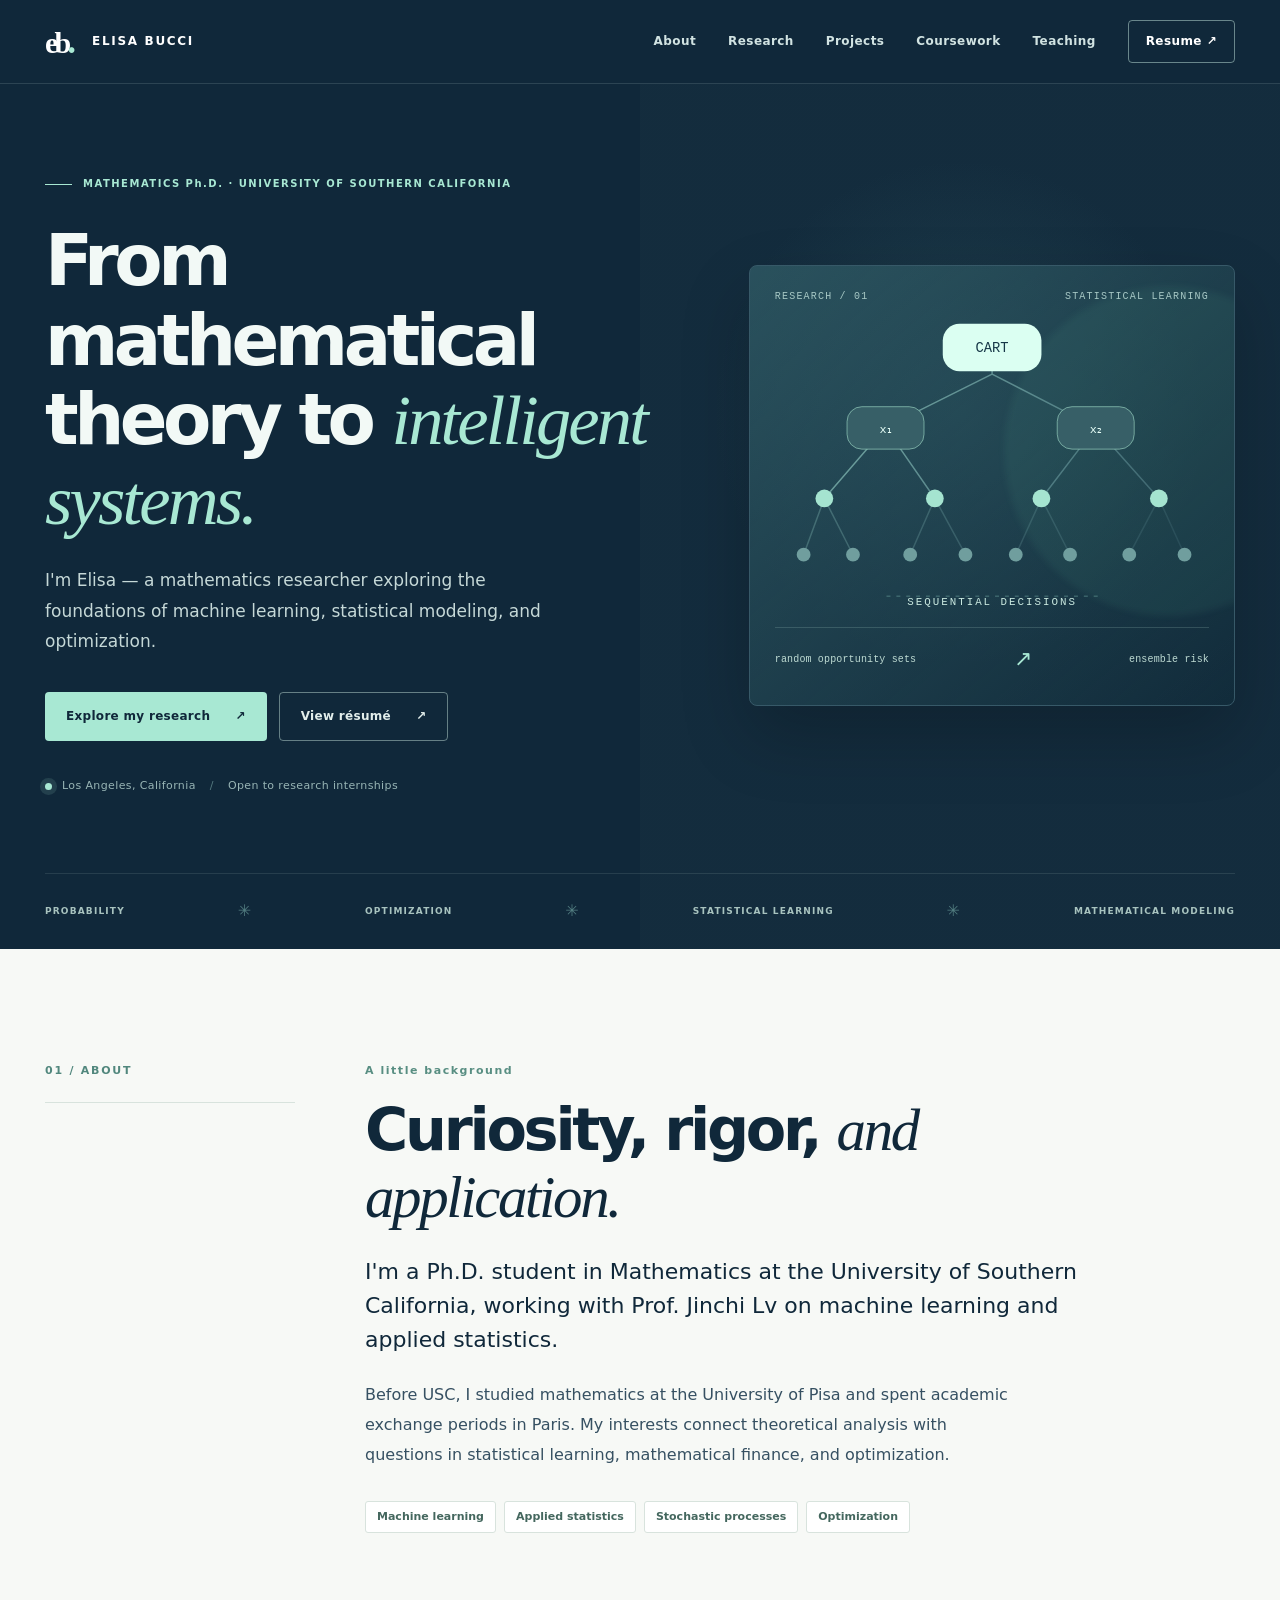
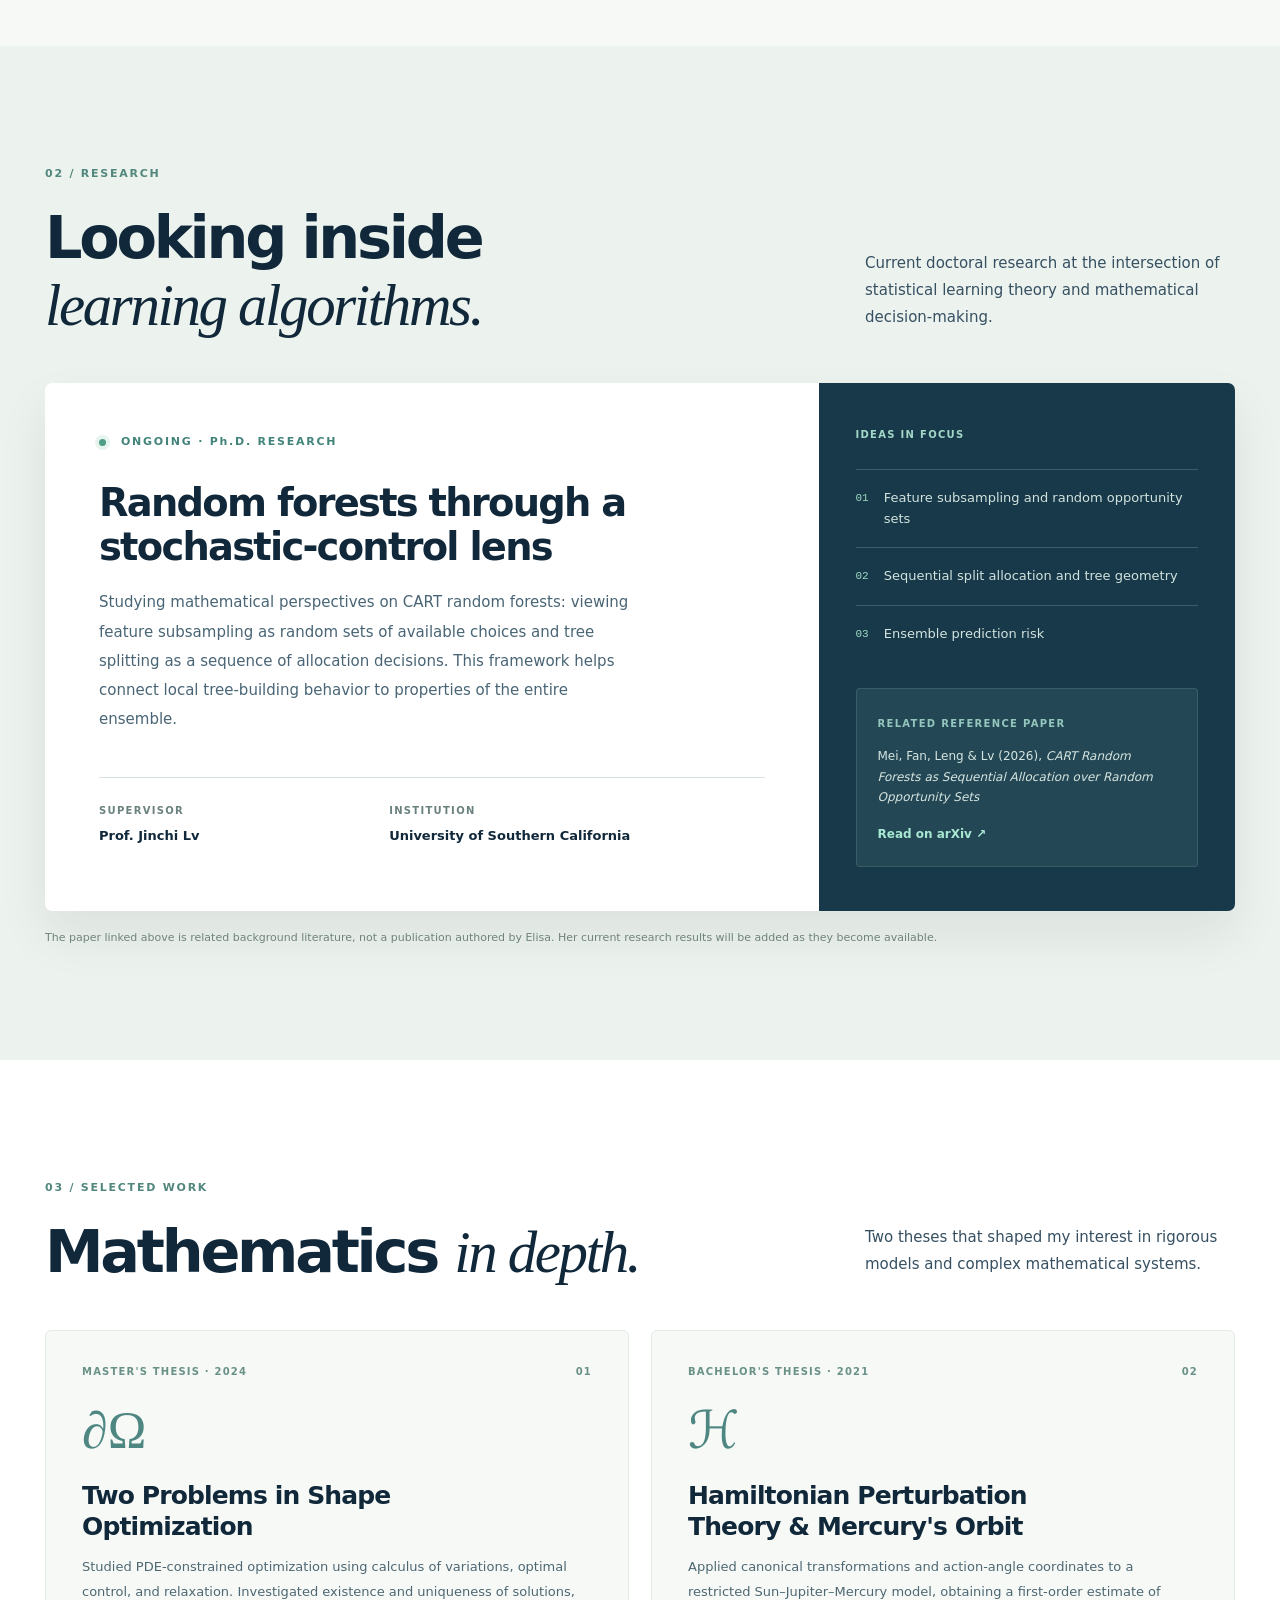
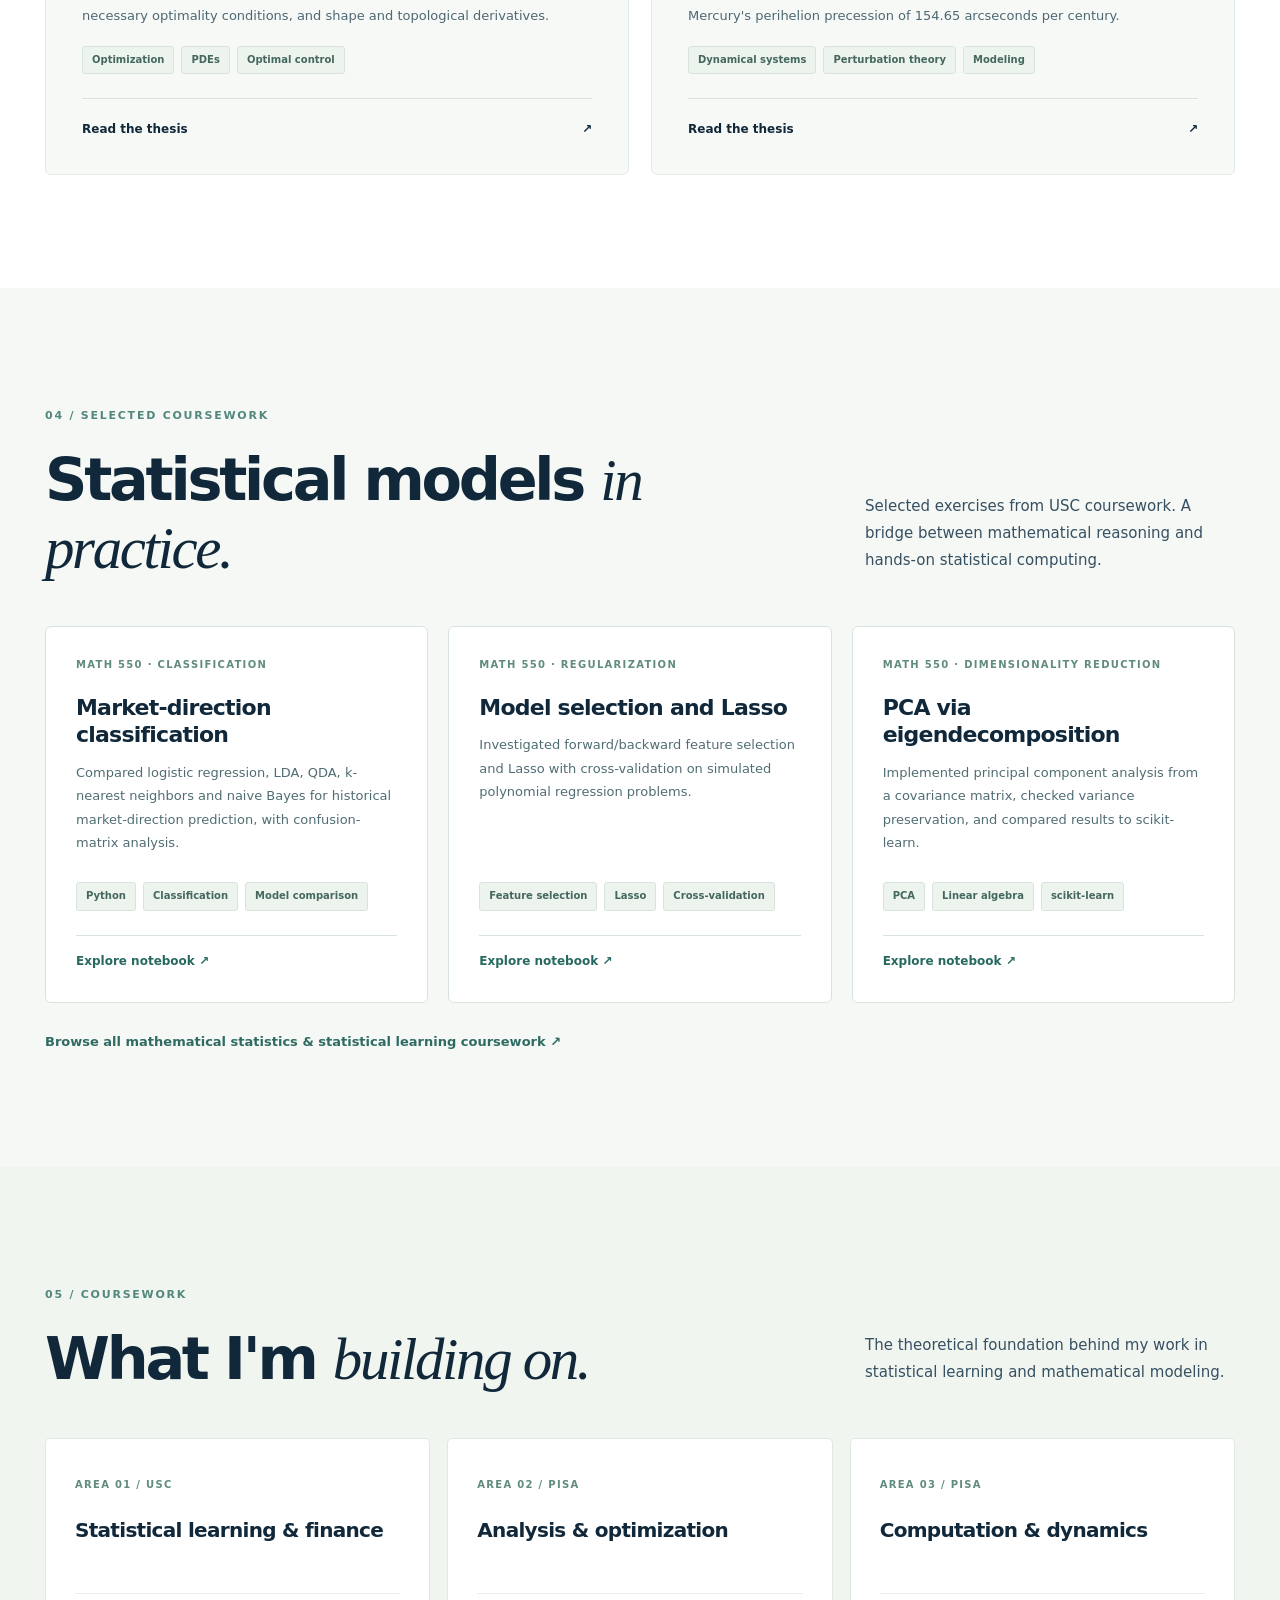
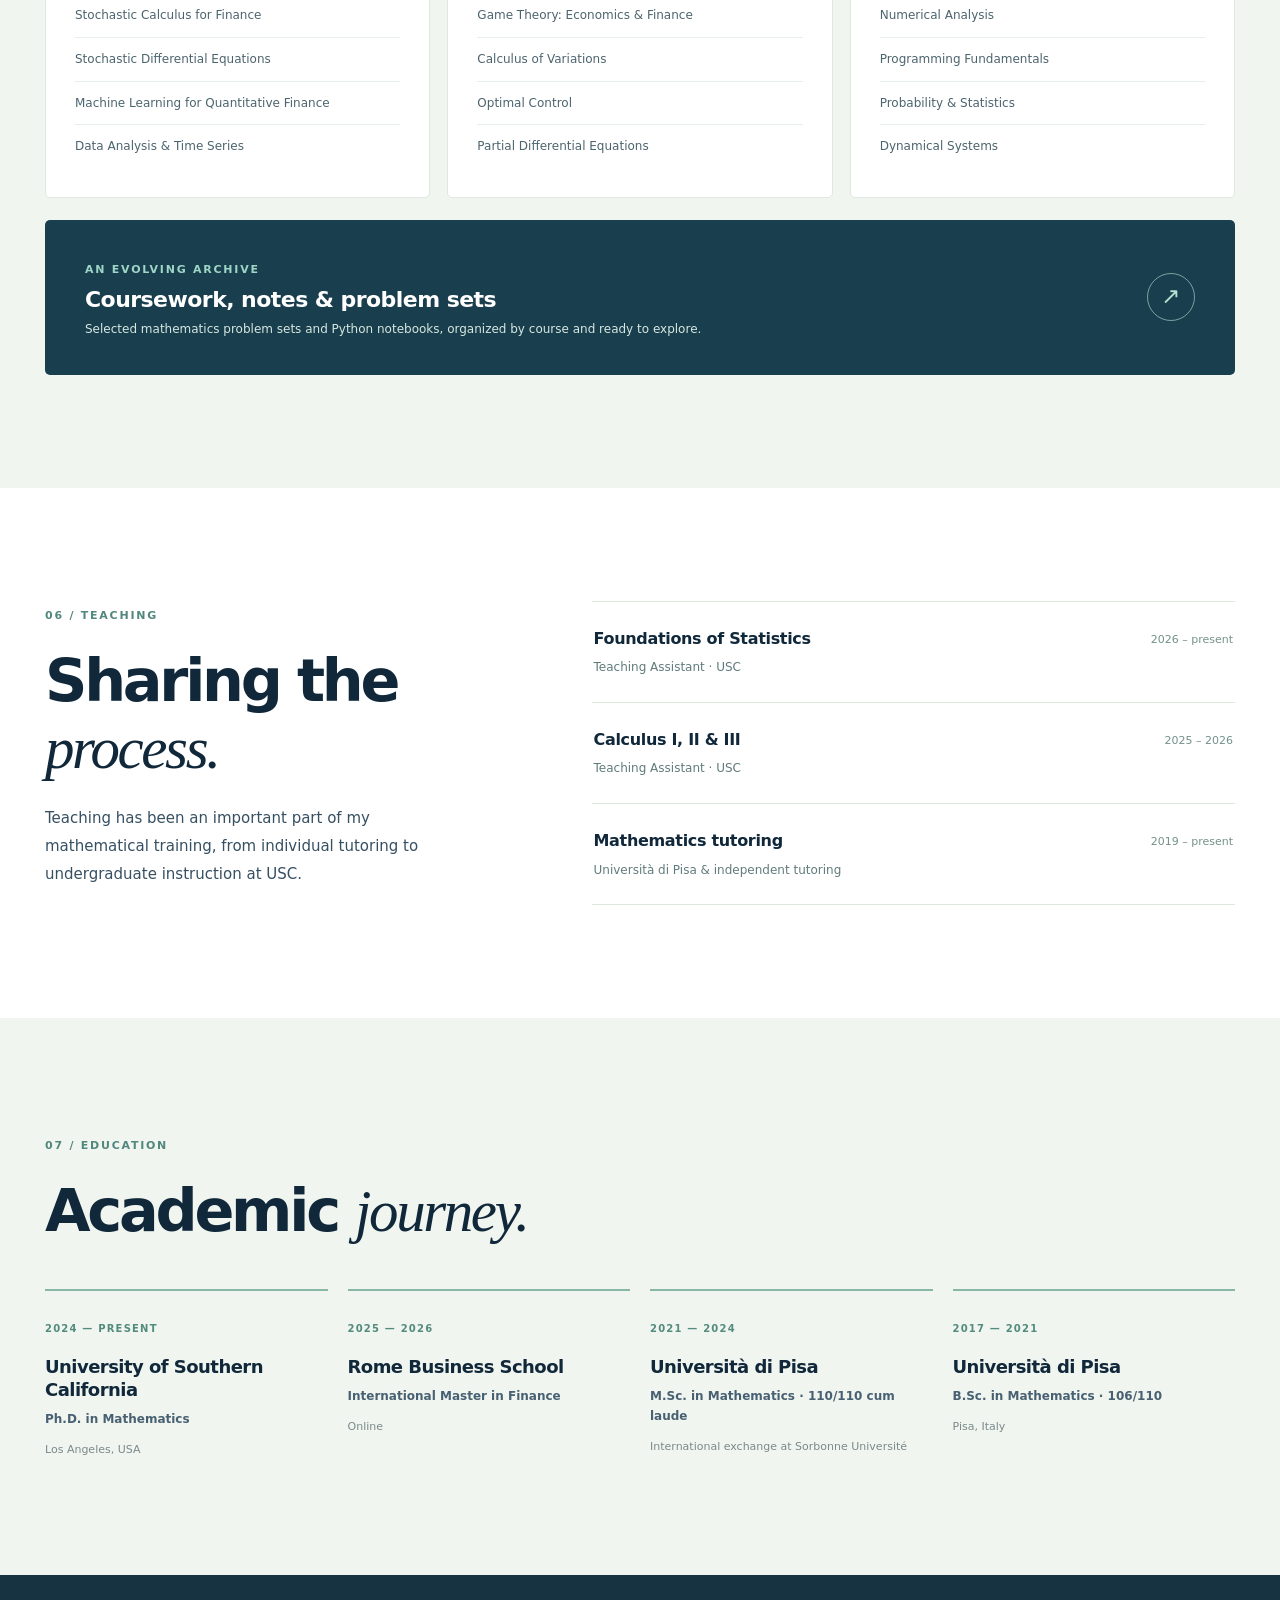
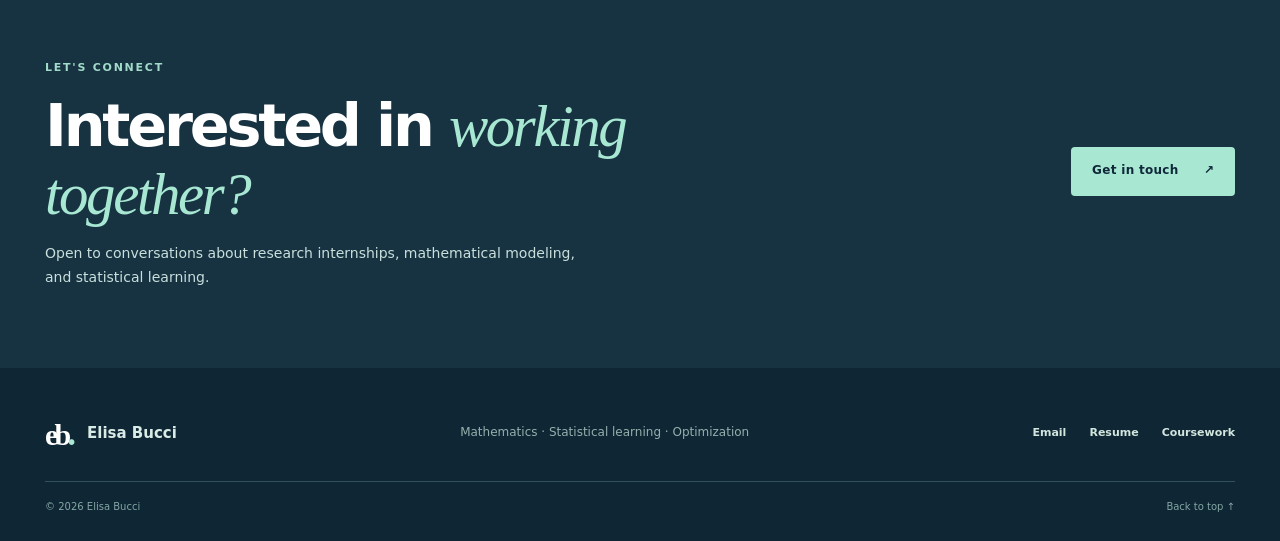
<file: index.html>
<!doctype html>
<html lang="en">
<head>
  <meta charset="utf-8">
  <meta name="viewport" content="width=device-width, initial-scale=1">
  <meta name="theme-color" content="#10283a">
  <meta name="description" content="Elisa Bucci — Ph.D. student in Mathematics at USC. Research in machine learning, applied statistics, random forests, optimization and stochastic control.">
  <meta property="og:title" content="Elisa Bucci · Mathematics & Statistical Learning">
  <meta property="og:description" content="Research, mathematical projects, teaching and selected coursework of Elisa Bucci, Mathematics Ph.D. student at USC.">
  <meta property="og:type" content="website">
  <title>Elisa Bucci — Mathematics & Statistical Learning</title>
  <link rel="icon" href="assets/favicon.svg" type="image/svg+xml">
  <link rel="stylesheet" href="assets/style.css">
  <script defer src="assets/site.js"></script>
</head>
<body>
  <a href="#main" class="skip-link">Skip to content</a>
  <header class="site-header" id="top">
    <div class="container nav-bar">
      <a href="./" class="brand" aria-label="Elisa Bucci home"><span class="brand-mark">eb<span class="brand-dot">.</span></span><span class="brand-name">ELISA BUCCI</span></a>
      <button class="menu-toggle" type="button" aria-expanded="false" aria-controls="site-nav" aria-label="Toggle menu">
        <span></span><span></span><span></span>
      </button>
      <nav id="site-nav" class="site-nav" aria-label="Main navigation">
        <a href="#about">About</a>
        <a href="#research">Research</a>
        <a href="#projects">Projects</a>
        <a href="coursework/">Coursework</a>
        <a href="#teaching">Teaching</a>
        <a class="nav-resume" href="documents/Elisa_Bucci_CV.pdf" target="_blank" rel="noopener">Resume <span aria-hidden="true">↗</span></a>
      </nav>
    </div>
  </header>

  <main id="main">
    <section class="hero" aria-labelledby="hero-heading">
      <div class="hero-grid-overlay" aria-hidden="true"></div>
      <div class="container hero-layout">
        <div class="hero-copy">
          <p class="eyebrow hero-eyebrow"><span class="eyebrow-stroke"></span> MATHEMATICS Ph.D. · UNIVERSITY OF SOUTHERN CALIFORNIA</p>
          <h1 id="hero-heading">From mathematical theory to <em>intelligent systems.</em></h1>
          <p class="hero-lead">I'm Elisa — a mathematics researcher exploring the foundations of machine learning, statistical modeling, and optimization.</p>
          <div class="hero-actions">
            <a href="#research" class="button button-primary">Explore my research <span aria-hidden="true">↗</span></a>
            <a href="documents/Elisa_Bucci_CV.pdf" class="button button-ghost" target="_blank" rel="noopener">View résumé <span aria-hidden="true">↗</span></a>
          </div>
          <div class="hero-location"><span class="location-dot"></span> Los Angeles, California <span class="tiny-separator">/</span> Open to research internships</div>
        </div>
        <div class="hero-art" aria-label="Conceptual illustration of tree-based machine learning and optimization">
          <div class="art-top"><span>RESEARCH / 01</span><span>STATISTICAL LEARNING</span></div>
          <div class="art-diagram" aria-hidden="true">
            <svg viewBox="0 0 440 315" fill="none" role="img" xmlns="http://www.w3.org/2000/svg">
              <defs>
                <linearGradient id="edges" x1="0" y1="0" x2="440" y2="310" gradientUnits="userSpaceOnUse"><stop stop-color="#a5e5d1" stop-opacity=".75"/><stop offset="1" stop-color="#7dacba" stop-opacity=".2"/></linearGradient>
                <linearGradient id="nodeFill" x1="0" y1="0" x2="1" y2="1"><stop stop-color="#d5fff1"/><stop offset="1" stop-color="#8acdbb"/></linearGradient>
              </defs>
              <g stroke="url(#edges)" stroke-width="1.5">
                <path d="M220 43V66M220 66L112 120M220 66L325 120M112 120L50 192M112 120L162 192M325 120L270 192M325 120L389 192"/>
                <path d="M50 192L29 249M50 192L79 249M162 192L137 249M162 192L193 249M270 192L244 249M270 192L299 249M389 192L359 249M389 192L415 249" stroke-opacity=".48"/>
              </g>
              <rect x="170" y="15" width="100" height="48" rx="17" fill="#dbfff2"/>
              <text x="220" y="44" text-anchor="middle" fill="#163747" font-size="14" font-family="monospace">CART</text>
              <rect x="73" y="99" width="78" height="43" rx="15" fill="#375f67" stroke="#a6e0cc" stroke-opacity=".6"/>
              <rect x="286" y="99" width="78" height="43" rx="15" fill="#375f67" stroke="#a6e0cc" stroke-opacity=".6"/>
              <text x="112" y="126" text-anchor="middle" fill="#e7fff8" font-size="12" font-family="monospace">x₁</text>
              <text x="325" y="126" text-anchor="middle" fill="#e7fff8" font-size="12" font-family="monospace">x₂</text>
              <g fill="#a5e4d0"><circle cx="50" cy="192" r="9"/><circle cx="162" cy="192" r="9"/><circle cx="270" cy="192" r="9"/><circle cx="389" cy="192" r="9"/></g>
              <g fill="#709e9e"><circle cx="29" cy="249" r="7"/><circle cx="79" cy="249" r="7"/><circle cx="137" cy="249" r="7"/><circle cx="193" cy="249" r="7"/><circle cx="244" cy="249" r="7"/><circle cx="299" cy="249" r="7"/><circle cx="359" cy="249" r="7"/><circle cx="415" cy="249" r="7"/></g>
              <path d="M113 291H330" stroke="#6da5a1" stroke-opacity=".6" stroke-dasharray="4 6"/>
              <text x="220" y="300" text-anchor="middle" fill="#cae9e0" font-size="11" font-family="monospace" letter-spacing="2">SEQUENTIAL DECISIONS</text>
            </svg>
          </div>
          <div class="art-bottom"><span>random opportunity sets</span><span class="art-symbol">↗</span><span>ensemble risk</span></div>
        </div>
      </div>
      <div class="container hero-footer"><span>PROBABILITY</span><span class="hero-footer-cross">✳</span><span>OPTIMIZATION</span><span class="hero-footer-cross">✳</span><span>STATISTICAL LEARNING</span><span class="hero-footer-cross">✳</span><span>MATHEMATICAL MODELING</span></div>
    </section>

    <section id="about" class="section about-section">
      <div class="container split-section">
        <div class="section-aside"><span class="section-index">01 / ABOUT</span><div class="aside-line"></div></div>
        <div class="section-body"><p class="section-kicker">A little background</p>
          <h2>Curiosity, rigor, <span class="serif-accent">and application.</span></h2>
          <p class="body-lead">I'm a Ph.D. student in Mathematics at the University of Southern California, working with Prof. Jinchi Lv on machine learning and applied statistics.</p>
          <p>Before USC, I studied mathematics at the University of Pisa and spent academic exchange periods in Paris. My interests connect theoretical analysis with questions in statistical learning, mathematical finance, and optimization.</p>
          <div class="focus-chips" aria-label="Research interests"><span>Machine learning</span><span>Applied statistics</span><span>Stochastic processes</span><span>Optimization</span></div>
        </div>
      </div>
    </section>

    <section id="research" class="section research-section">
      <div class="container">
        <div class="section-heading"><div><span class="section-index">02 / RESEARCH</span><h2>Looking inside<br><span class="serif-accent">learning algorithms.</span></h2></div><p>Current doctoral research at the intersection of statistical learning theory and mathematical decision-making.</p></div>
        <article class="research-feature">
          <div class="feature-main"><span class="item-label"><span class="pulse-dot"></span> ONGOING · Ph.D. RESEARCH</span>
            <h3>Random forests through a stochastic-control lens</h3>
            <p>Studying mathematical perspectives on CART random forests: viewing feature subsampling as random sets of available choices and tree splitting as a sequence of allocation decisions. This framework helps connect local tree-building behavior to properties of the entire ensemble.</p>
            <div class="feature-meta"><div><span>SUPERVISOR</span><strong>Prof. Jinchi Lv</strong></div><div><span>INSTITUTION</span><strong>University of Southern California</strong></div></div>
          </div>
          <div class="feature-side">
            <span class="note-label">IDEAS IN FOCUS</span>
            <div class="note-point"><b>01</b><span>Feature subsampling and random opportunity sets</span></div>
            <div class="note-point"><b>02</b><span>Sequential split allocation and tree geometry</span></div>
            <div class="note-point"><b>03</b><span>Ensemble prediction risk</span></div>
            <div class="reference-note"><span>RELATED REFERENCE PAPER</span><p>Mei, Fan, Leng &amp; Lv (2026), <em>CART Random Forests as Sequential Allocation over Random Opportunity Sets</em></p><a href="https://arxiv.org/abs/2605.26675" target="_blank" rel="noopener noreferrer">Read on arXiv <span aria-hidden="true">↗</span></a></div>
          </div>
        </article>
        <p class="research-disclaimer">The paper linked above is related background literature, not a publication authored by Elisa. Her current research results will be added as they become available.</p>
      </div>
    </section>

    <section id="projects" class="section projects-section">
      <div class="container">
        <div class="section-heading"><div><span class="section-index">03 / SELECTED WORK</span><h2>Mathematics <span class="serif-accent">in depth.</span></h2></div><p>Two theses that shaped my interest in rigorous models and complex mathematical systems.</p></div>
        <div class="project-grid">
          <article class="project-card"><div class="project-overline"><span>MASTER'S THESIS · 2024</span><span>01</span></div><div class="project-icon" aria-hidden="true">∂Ω</div><h3>Two Problems in Shape Optimization</h3><p>Studied PDE-constrained optimization using calculus of variations, optimal control, and relaxation. Investigated existence and uniqueness of solutions, necessary optimality conditions, and shape and topological derivatives.</p><div class="tag-list"><span>Optimization</span><span>PDEs</span><span>Optimal control</span></div><a class="project-link" href="documents/Elisa_Bucci_MSc_Thesis_Shape_Optimization.pdf" target="_blank" rel="noopener">Read the thesis <span aria-hidden="true">↗</span></a></article>
          <article class="project-card"><div class="project-overline"><span>BACHELOR'S THESIS · 2021</span><span>02</span></div><div class="project-icon" aria-hidden="true">ℋ</div><h3>Hamiltonian Perturbation Theory &amp; Mercury's Orbit</h3><p>Applied canonical transformations and action-angle coordinates to a restricted Sun–Jupiter–Mercury model, obtaining a first-order estimate of Mercury's perihelion precession of 154.65 arcseconds per century.</p><div class="tag-list"><span>Dynamical systems</span><span>Perturbation theory</span><span>Modeling</span></div><a class="project-link" href="documents/Elisa_Bucci_BSc_Thesis_Hamiltonian_Perturbation.pdf" target="_blank" rel="noopener">Read the thesis <span aria-hidden="true">↗</span></a></article>
        </div>
      </div>
    </section>


    <section id="computational-work" class="section applied-section">
      <div class="container">
        <div class="section-heading"><div><span class="section-index">04 / SELECTED COURSEWORK</span><h2>Statistical models <span class="serif-accent">in practice.</span></h2></div><p>Selected exercises from USC coursework. A bridge between mathematical reasoning and hands-on statistical computing.</p></div>
        <div class="applied-grid">
          <article class="applied-card"><span class="course-index">MATH 550 · CLASSIFICATION</span><h3>Market-direction classification</h3><p>Compared logistic regression, LDA, QDA, k-nearest neighbors and naive Bayes for historical market-direction prediction, with confusion-matrix analysis.</p><div class="tag-list"><span>Python</span><span>Classification</span><span>Model comparison</span></div><a href="coursework/notebooks/math550/hw-04.html">Explore notebook ↗</a></article>
          <article class="applied-card"><span class="course-index">MATH 550 · REGULARIZATION</span><h3>Model selection and Lasso</h3><p>Investigated forward/backward feature selection and Lasso with cross-validation on simulated polynomial regression problems.</p><div class="tag-list"><span>Feature selection</span><span>Lasso</span><span>Cross-validation</span></div><a href="coursework/notebooks/math550/hw-06.html">Explore notebook ↗</a></article>
          <article class="applied-card"><span class="course-index">MATH 550 · DIMENSIONALITY REDUCTION</span><h3>PCA via eigendecomposition</h3><p>Implemented principal component analysis from a covariance matrix, checked variance preservation, and compared results to scikit-learn.</p><div class="tag-list"><span>PCA</span><span>Linear algebra</span><span>scikit-learn</span></div><a href="coursework/notebooks/math550/mini-04.html">Explore notebook ↗</a></article>
        </div><a class="section-more" href="coursework/">Browse all mathematical statistics &amp; statistical learning coursework ↗</a>
      </div>
    </section>
    <section id="coursework" class="section coursework-section">
      <div class="container"><div class="section-heading"><div><span class="section-index">05 / COURSEWORK</span><h2>What I'm <span class="serif-accent">building on.</span></h2></div><p>The theoretical foundation behind my work in statistical learning and mathematical modeling.</p></div>
        <div class="course-grid">
          <div class="course-group"><span class="course-index">AREA 01 / USC</span><h3>Statistical learning &amp; finance</h3><ul><li>Stochastic Calculus for Finance</li><li>Stochastic Differential Equations</li><li>Machine Learning for Quantitative Finance</li><li>Data Analysis &amp; Time Series</li></ul></div>
          <div class="course-group"><span class="course-index">AREA 02 / PISA</span><h3>Analysis &amp; optimization</h3><ul><li>Game Theory: Economics &amp; Finance</li><li>Calculus of Variations</li><li>Optimal Control</li><li>Partial Differential Equations</li></ul></div>
          <div class="course-group"><span class="course-index">AREA 03 / PISA</span><h3>Computation &amp; dynamics</h3><ul><li>Numerical Analysis</li><li>Programming Fundamentals</li><li>Probability &amp; Statistics</li><li>Dynamical Systems</li></ul></div>
        </div>
        <a href="coursework/" class="archive-banner"><div><span class="banner-label">AN EVOLVING ARCHIVE</span><h3>Coursework, notes &amp; problem sets</h3><p>Selected mathematics problem sets and Python notebooks, organized by course and ready to explore.</p></div><span class="archive-arrow" aria-hidden="true">↗</span></a>
      </div>
    </section>

    <section id="teaching" class="section teaching-section">
      <div class="container teaching-layout"><div><span class="section-index">06 / TEACHING</span><h2>Sharing the <span class="serif-accent">process.</span></h2><p>Teaching has been an important part of my mathematical training, from individual tutoring to undergraduate instruction at USC.</p></div>
        <div class="teaching-list">
          <div class="teaching-row"><div><strong>Foundations of Statistics</strong><span>Teaching Assistant · USC</span></div><time>2026 – present</time></div>
          <div class="teaching-row"><div><strong>Calculus I, II &amp; III</strong><span>Teaching Assistant · USC</span></div><time>2025 – 2026</time></div>
          <div class="teaching-row"><div><strong>Mathematics tutoring</strong><span>Università di Pisa &amp; independent tutoring</span></div><time>2019 – present</time></div>
        </div>
      </div>
    </section>

    <section class="section education-section" aria-labelledby="education-title">
      <div class="container"><div class="section-heading"><div><span class="section-index">07 / EDUCATION</span><h2 id="education-title">Academic <span class="serif-accent">journey.</span></h2></div></div>
        <div class="education-grid">
          <div class="education-item"><span>2024 — PRESENT</span><h3>University of Southern California</h3><p>Ph.D. in Mathematics</p><small>Los Angeles, USA</small></div>
          <div class="education-item"><span>2025 — 2026</span><h3>Rome Business School</h3><p>International Master in Finance</p><small>Online</small></div>
          <div class="education-item"><span>2021 — 2024</span><h3>Università di Pisa</h3><p>M.Sc. in Mathematics · 110/110 cum laude</p><small>International exchange at Sorbonne Université</small></div>
          <div class="education-item"><span>2017 — 2021</span><h3>Università di Pisa</h3><p>B.Sc. in Mathematics · 106/110</p><small>Pisa, Italy</small></div>
        </div>
      </div>
    </section>

    <section class="contact-section" aria-labelledby="contact-title"><div class="container contact-inner"><div><span class="eyebrow">LET'S CONNECT</span><h2 id="contact-title">Interested in <em>working together?</em></h2><p>Open to conversations about research internships, mathematical modeling, and statistical learning.</p></div><div class="contact-actions"><a href="mailto:ebucci@usc.edu" class="button button-primary">Get in touch <span aria-hidden="true">↗</span></a><a data-link="linkedin" class="button button-contact-link" hidden target="_blank" rel="noopener noreferrer">LinkedIn <span aria-hidden="true">↗</span></a></div></div></section>
  </main>

  <footer class="site-footer"><div class="container footer-main"><div class="footer-brand"><span class="brand-mark">eb<span class="brand-dot">.</span></span><span>Elisa Bucci</span></div><p>Mathematics · Statistical learning · Optimization</p><div class="footer-links"><a href="mailto:ebucci@usc.edu">Email</a><a href="documents/Elisa_Bucci_CV.pdf">Resume</a><a href="coursework/">Coursework</a><a data-link="linkedin" hidden target="_blank" rel="noopener noreferrer">LinkedIn</a></div></div><div class="container footer-bottom"><span>© <span data-current-year>2026</span> Elisa Bucci</span><a href="#top">Back to top ↑</a></div></footer>
</body>
</html>
</file>
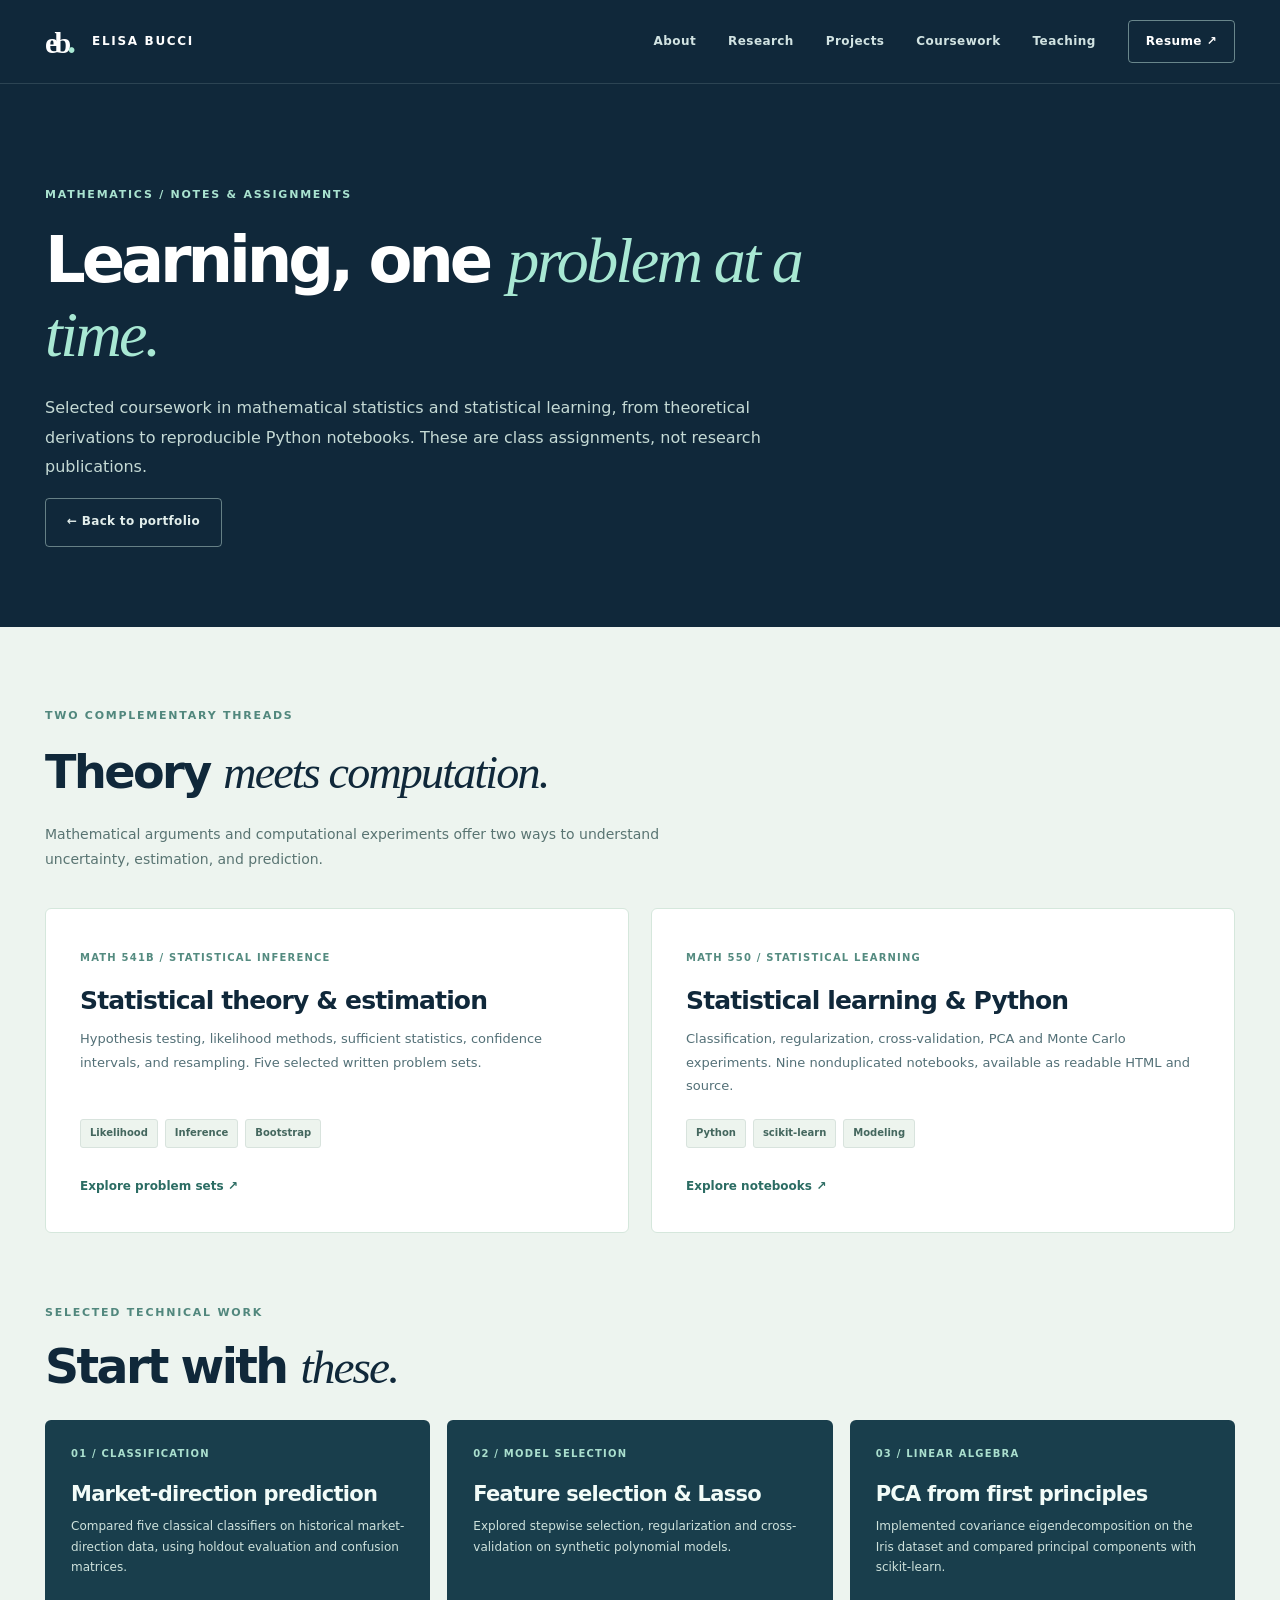
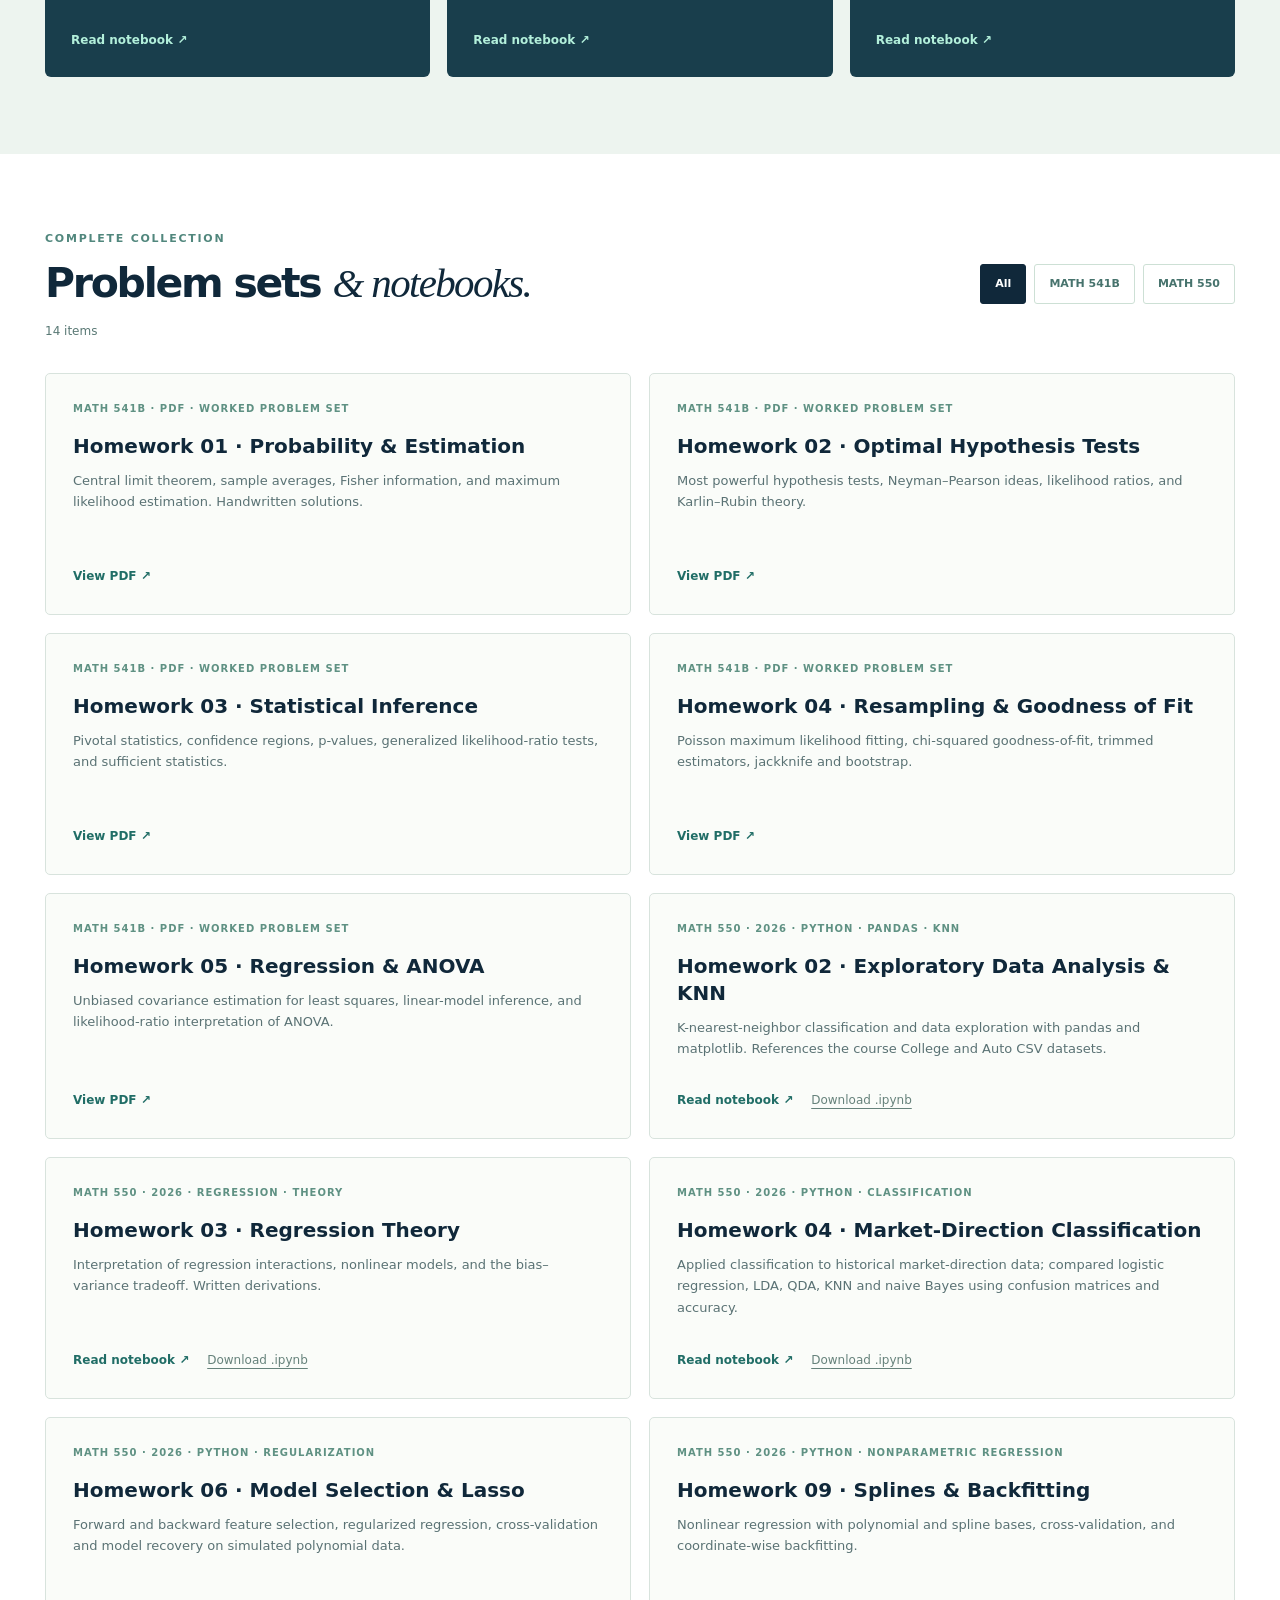
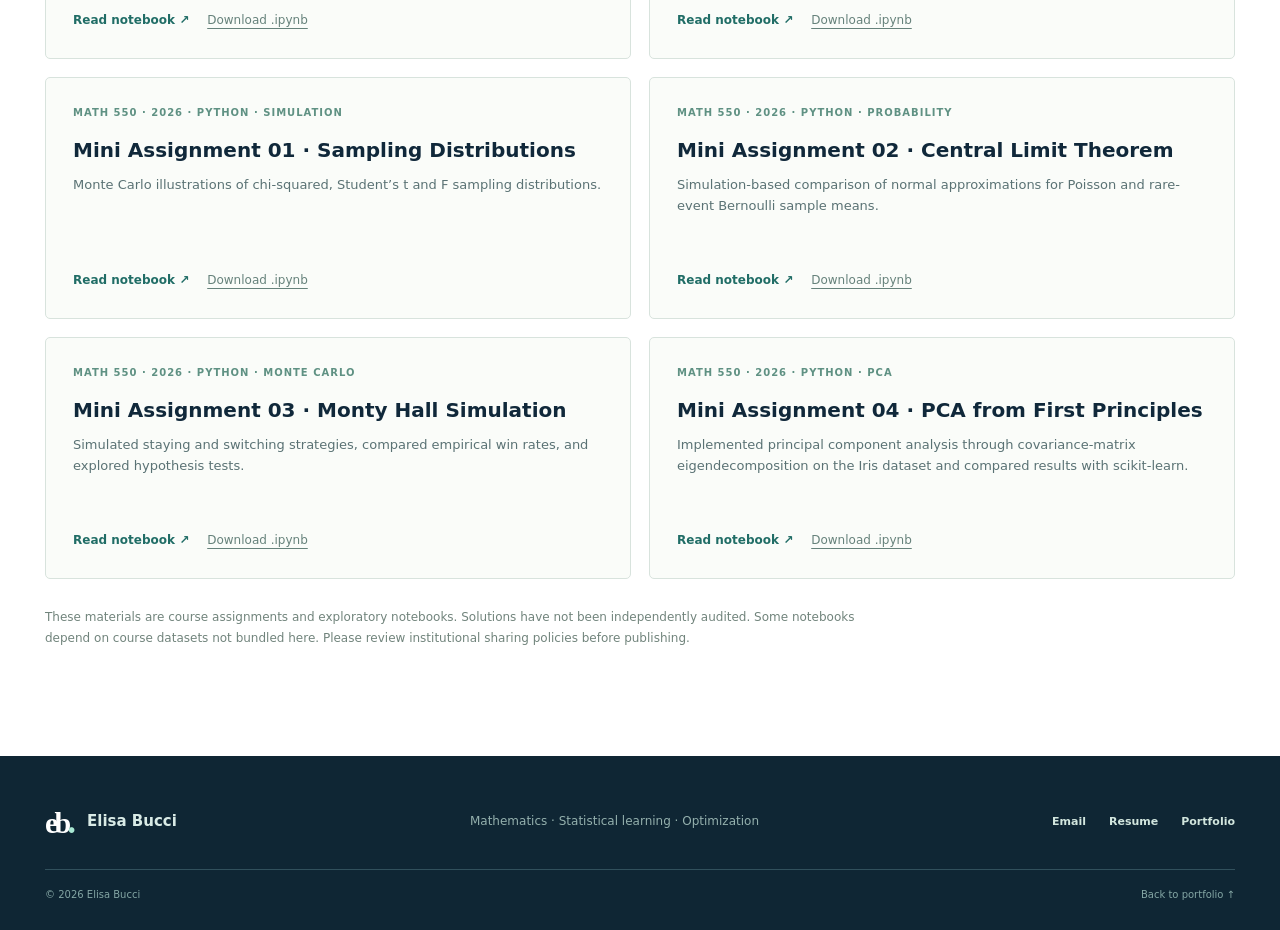
<file: coursework/index.html>
<!doctype html>
<html lang="en">
<head>
  <meta charset="utf-8">
  <meta name="viewport" content="width=device-width, initial-scale=1">
  <meta name="theme-color" content="#10283a">
  <meta name="description" content="Coursework, selected assignments, and mathematical notes by Elisa Bucci.">
  <title>Coursework & Notes — Elisa Bucci</title>
  <link rel="icon" href="../assets/favicon.svg" type="image/svg+xml">
  <link rel="stylesheet" href="../assets/style.css">
  <script defer src="../assets/site.js"></script>
  <script defer src="data.js"></script>
  <script defer src="../assets/coursework.js"></script>
</head>
<body>
  <a class="skip-link" href="#main">Skip to content</a>
  <header class="site-header"><div class="container nav-bar">
    <a href="../" class="brand"><span class="brand-mark">eb<span class="brand-dot">.</span></span><span class="brand-name">ELISA BUCCI</span></a>
    <button class="menu-toggle" type="button" aria-expanded="false" aria-controls="site-nav" aria-label="Toggle menu"><span></span><span></span><span></span></button>
    <nav class="site-nav" id="site-nav" aria-label="Main navigation"><a href="../#about">About</a><a href="../#research">Research</a><a href="../#projects">Projects</a><a href="./" aria-current="page">Coursework</a><a href="../#teaching">Teaching</a><a class="nav-resume" href="../documents/Elisa_Bucci_CV.pdf" target="_blank" rel="noopener">Resume ↗</a></nav>
  </div></header>
  <main id="main">
    <section class="archive-hero"><div class="container"><span class="eyebrow">MATHEMATICS / NOTES &amp; ASSIGNMENTS</span><h1>Learning, one <em>problem at a time.</em></h1><p>Selected coursework in mathematical statistics and statistical learning, from theoretical derivations to reproducible Python notebooks. These are class assignments, not research publications.</p><a class="button button-ghost" href="../">← Back to portfolio</a></div></section>

    <section class="course-overview"><div class="container">
      <div class="overview-intro"><span class="section-index">TWO COMPLEMENTARY THREADS</span><h2>Theory <span class="serif-accent">meets computation.</span></h2><p>Mathematical arguments and computational experiments offer two ways to understand uncertainty, estimation, and prediction.</p></div>
      <div class="overview-grid">
        <article class="overview-card"><span>MATH 541B / STATISTICAL INFERENCE</span><h3>Statistical theory &amp; estimation</h3><p>Hypothesis testing, likelihood methods, sufficient statistics, confidence intervals, and resampling. Five selected written problem sets.</p><div class="tag-list"><span>Likelihood</span><span>Inference</span><span>Bootstrap</span></div><a href="#assignment-list" data-setfilter="MATH 541B">Explore problem sets ↗</a></article>
        <article class="overview-card"><span>MATH 550 / STATISTICAL LEARNING</span><h3>Statistical learning &amp; Python</h3><p>Classification, regularization, cross-validation, PCA and Monte Carlo experiments. Nine nonduplicated notebooks, available as readable HTML and source.</p><div class="tag-list"><span>Python</span><span>scikit-learn</span><span>Modeling</span></div><a href="#assignment-list" data-setfilter="MATH 550">Explore notebooks ↗</a></article>
      </div>
      <div class="spotlight-heading"><span class="section-index">SELECTED TECHNICAL WORK</span><h2>Start with <span class="serif-accent">these.</span></h2></div>
      <div class="spotlight-grid">
        <article class="spotlight-card"><span>01 / CLASSIFICATION</span><h3>Market-direction prediction</h3><p>Compared five classical classifiers on historical market-direction data, using holdout evaluation and confusion matrices.</p><a href="notebooks/math550/hw-04.html">Read notebook ↗</a></article>
        <article class="spotlight-card"><span>02 / MODEL SELECTION</span><h3>Feature selection &amp; Lasso</h3><p>Explored stepwise selection, regularization and cross-validation on synthetic polynomial models.</p><a href="notebooks/math550/hw-06.html">Read notebook ↗</a></article>
        <article class="spotlight-card"><span>03 / LINEAR ALGEBRA</span><h3>PCA from first principles</h3><p>Implemented covariance eigendecomposition on the Iris dataset and compared principal components with scikit-learn.</p><a href="notebooks/math550/mini-04.html">Read notebook ↗</a></article>
      </div>
    </div></section>
    <section class="archive-main"><div class="container"><div class="archive-toolbar"><div><span class="section-index">COMPLETE COLLECTION</span><h2 class="catalog-title">Problem sets <span class="serif-accent">& notebooks.</span></h2><span class="archive-count" id="archive-count">Coursework archive</span></div><div class="filter-bar" id="assignment-filters" aria-label="Filter assignments"></div></div>
      <div id="assignment-list" class="assignment-grid"></div>
      <p class="archive-disclaimer">These materials are course assignments and exploratory notebooks. Solutions have not been independently audited. Some notebooks depend on course datasets not bundled here. Please review institutional sharing policies before publishing.</p>
      <div id="archive-empty" class="archive-empty"><div class="empty-figure" aria-hidden="true">∑</div><h2>Assignments are coming soon.</h2><p>This archive is ready to grow. Selected problems, write-ups, and notebooks will appear here once shared.</p></div>
    </div></section>
  </main>
  <script>document.querySelectorAll("[data-setfilter]").forEach(a=>a.addEventListener("click",()=>{const key=a.dataset.setfilter;requestAnimationFrame(()=>{const btn=[...document.querySelectorAll(".filter-button")].find(b=>b.textContent===key);if(btn)btn.click()})}));</script>
  <footer class="site-footer"><div class="container footer-main"><div class="footer-brand"><span class="brand-mark">eb<span class="brand-dot">.</span></span><span>Elisa Bucci</span></div><p>Mathematics · Statistical learning · Optimization</p><div class="footer-links"><a href="mailto:ebucci@usc.edu">Email</a><a href="../documents/Elisa_Bucci_CV.pdf">Resume</a><a href="../">Portfolio</a><a data-link="linkedin" hidden target="_blank" rel="noopener noreferrer">LinkedIn</a></div></div><div class="container footer-bottom"><span>© <span data-current-year>2026</span> Elisa Bucci</span><a href="../">Back to portfolio ↑</a></div></footer>
</body>
</html>
</file>
<file: assets/style.css>
:root{--ink:#10283a;--ink-soft:#365062;--sea:#295e64;--mint:#a8e8d3;--mint-dim:#dcefe7;--cream:#f7f9f6;--white:#fff;--line:#d8e3dd;--muted:#6d7c7c;--gold:#d7b68b;--shadow:0 24px 50px rgba(28,56,56,.08)}
*,*::before,*::after{box-sizing:border-box}
html{scroll-behavior:smooth;scroll-padding-top:100px}
body{margin:0;color:var(--ink);background:var(--cream);font-family:Inter,ui-sans-serif,system-ui,-apple-system,BlinkMacSystemFont,"Segoe UI",sans-serif;font-size:16px;line-height:1.65;-webkit-font-smoothing:antialiased}
a{text-decoration:none;color:inherit}
a:hover{text-decoration:none}
button,input{font:inherit}
button{cursor:pointer}
img,svg{max-width:100%}
[hidden]{display:none!important}
.container{width:min(1190px,calc(100% - 84px));margin-inline:auto}
.skip-link{position:fixed;left:10px;top:-100px;padding:10px 16px;background:#fff;color:#000;z-index:500}
.skip-link:focus{top:10px}
.site-header{position:relative;z-index:10;background:var(--ink);border-bottom:1px solid rgba(210,238,230,.14)}
.nav-bar{display:flex;justify-content:space-between;align-items:center;min-height:83px;gap:20px}
.brand{display:flex;align-items:center;gap:20px;color:#fff;font-size:12px;font-weight:750;letter-spacing:.14em;white-space:nowrap}
.brand-mark{font-family:Georgia,serif;font-weight:700;font-size:30px;letter-spacing:-.13em;color:#fff;line-height:1}
.brand-dot{color:var(--mint);font-size:35px}
.site-nav{display:flex;align-items:center;gap:32px}
.site-nav a{font-size:12px;font-weight:650;color:#d1e3e2;letter-spacing:.035em;transition:color .2s}
.site-nav a:hover,.site-nav a:focus-visible{color:var(--mint)}
.site-nav .nav-resume{border:1px solid rgba(194,228,220,.5);padding:11px 17px;border-radius:4px;color:#fff}
.site-nav .nav-resume:hover{background:#d9f5eb;color:var(--ink)}
.menu-toggle{display:none;align-items:center;flex-direction:column;justify-content:center;width:40px;height:40px;border:1px solid #57737c;border-radius:3px;background:transparent;gap:5px}
.menu-toggle span{height:2px;width:19px;background:#fff}
.hero{background:var(--ink);color:#f2f9f6;position:relative;overflow:hidden}
.hero-grid-overlay{position:absolute;inset:0;background:radial-gradient(closest-side at 75% 38%,rgba(79,142,145,.19),transparent 77%),linear-gradient(90deg,transparent 50%,rgba(160,215,204,.025) 50%);pointer-events:none}
.hero-layout{display:grid;grid-template-columns:1.12fr .88fr;gap:85px;position:relative;padding-block:92px 78px;align-items:center}
.eyebrow,.section-index,.section-kicker,.item-label,.banner-label{font-size:11px;letter-spacing:.16em;font-weight:750}
.hero-eyebrow{color:var(--mint);display:flex;align-items:center;gap:11px;font-size:10px;letter-spacing:.15em;line-height:1.6}
.eyebrow-stroke{width:27px;height:1px;background:var(--mint);display:inline-block;flex-shrink:0}
h1,h2,h3,p{margin-top:0}
h1,h2,h3{line-height:1.13}
h1{font-weight:550;font-size:clamp(3.2rem,5.5vw,5.5rem);letter-spacing:-.064em;margin:30px 0 25px;max-width:730px}
h1 em,.contact-section em{font-family:Georgia,"Times New Roman",serif;font-weight:400;font-style:italic;color:var(--mint);letter-spacing:-.04em}
.hero-lead{font-size:17px;color:#c5d8d7;line-height:1.8;max-width:515px}
.hero-actions{display:flex;flex-wrap:wrap;align-items:center;gap:12px;margin-top:35px}
.button{display:inline-flex;align-items:center;justify-content:center;gap:25px;padding:13px 21px;min-height:49px;border-radius:4px;font-size:12px;font-weight:750;letter-spacing:.025em;transition:transform .2s,background .2s,color .2s}
.button:hover{transform:translateY(-2px)}
.button-primary{background:var(--mint);color:var(--ink)}
.button-primary:hover{background:#d3f4e6}
.button-ghost{border:1px solid rgba(207,234,227,.45);color:#e2eeeb}
.button-ghost:hover{background:rgba(255,255,255,.08)}
.hero-location{font-size:11px;color:#98b5b5;margin-top:36px;letter-spacing:.035em;display:flex;align-items:center;gap:10px;flex-wrap:wrap}
.location-dot,.pulse-dot{display:inline-block;width:7px;height:7px;border-radius:50%;background:var(--mint);box-shadow:0 0 0 5px rgba(168,232,211,.12)}
.tiny-separator{color:#557a80;padding-inline:4px}
.hero-art{min-width:0;border:1px solid #375968;background:linear-gradient(140deg,rgba(49,93,103,.75),rgba(15,43,56,.45));border-radius:8px;min-height:441px;box-shadow:0 30px 70px rgba(0,0,0,.2);padding:25px 25px 21px;position:relative;overflow:hidden}
.hero-art:before{content:"";position:absolute;width:330px;height:330px;border-radius:50%;background:rgba(117,224,188,.06);filter:blur(3px);right:-100px;top:20px}
.art-top,.art-bottom{display:flex;justify-content:space-between;align-items:center;font:10px ui-monospace,Menlo,Consolas,monospace;letter-spacing:.12em;color:#a7c8c5;gap:10px;position:relative;z-index:1}
.art-diagram{position:relative;z-index:1;display:grid;place-items:center;min-height:325px}
.art-diagram svg{width:100%;max-width:480px}
.art-bottom{font-size:10px;letter-spacing:.015em;color:#bedbd3;text-transform:lowercase;border-top:1px solid rgba(168,211,201,.2);padding-top:18px}
.art-symbol{color:var(--mint);font-size:22px}
.hero-footer{position:relative;border-top:1px solid rgba(197,220,214,.12);display:flex;align-items:center;justify-content:space-between;gap:15px;padding-block:24px;color:#a8c3bf;font-size:9px;font-weight:800;letter-spacing:.13em;flex-wrap:wrap}
.hero-footer-cross{font-size:16px;color:#527d80}
.section{padding-block:113px}
.split-section{display:grid;grid-template-columns:250px minmax(0,1fr);gap:70px}
.section-aside{display:flex;flex-direction:column;align-items:flex-start;gap:22px}
.section-index{color:#51877d}
.aside-line{width:100%;height:1px;background:var(--line)}
.section-kicker{color:#588e82;letter-spacing:.14em;margin-bottom:17px}
.section-body{max-width:750px}
h2{font-size:clamp(2.5rem,4.6vw,4.2rem);font-weight:600;letter-spacing:-.055em;margin-bottom:23px}
.serif-accent{font-family:Georgia,"Times New Roman",serif;font-style:italic;font-weight:400;letter-spacing:-.04em}
.section-body .body-lead{font-size:22px;line-height:1.56;color:var(--ink)}
.section-body>p:not(.body-lead):not(.section-kicker){color:var(--ink-soft);line-height:1.9;max-width:650px}
.focus-chips{display:flex;flex-wrap:wrap;gap:8px;margin-top:30px}
.focus-chips span,.tag-list span{border:1px solid var(--line);background:#fff;border-radius:3px;font-size:11px;color:#44675e;padding:6px 11px;font-weight:640}
.research-section{background:#ecf2ed}
.section-heading{display:flex;align-items:flex-end;justify-content:space-between;gap:70px;margin-bottom:44px}
.section-heading h2{margin-top:20px;margin-bottom:0}
.section-heading>p{color:var(--ink-soft);max-width:370px;margin-bottom:8px;font-size:15px;line-height:1.8}
.research-feature{display:grid;grid-template-columns:1.3fr .7fr;box-shadow:var(--shadow);border-radius:7px;overflow:hidden;background:#fff}
.feature-main{padding:50px 54px 47px}
.item-label{color:#43847a;display:flex;align-items:center;gap:15px}
.pulse-dot{background:#4f9d86;box-shadow:0 0 0 4px #e7f4ee}
.feature-main h3{font-size:clamp(1.9rem,3vw,2.75rem);font-weight:600;letter-spacing:-.045em;margin:30px 0 20px;max-width:570px}
.feature-main>p{font-size:15px;line-height:1.95;color:#496575;max-width:550px}
.feature-meta{border-top:1px solid var(--line);margin-top:42px;padding-top:25px;display:grid;grid-template-columns:1fr 1.4fr;gap:22px}
.feature-meta div{display:flex;flex-direction:column;gap:6px}
.feature-meta span,.note-label,.reference-note>span{font-size:10px;color:#6b817f;letter-spacing:.13em;font-weight:760}
.feature-meta strong{font-size:13px;font-weight:650}
.feature-side{padding:44px 37px;background:#183949;color:#e4f0ec}
.note-label{color:#a3d7c9;display:block;margin-bottom:25px}
.note-point{display:flex;align-items:flex-start;gap:15px;border-top:1px solid #3e5d68;padding:18px 0}
.note-point b{font:11px ui-monospace,monospace;color:#9dd9c4;padding-top:4px}
.note-point span{font-size:13px;color:#d2e3df;line-height:1.6}
.reference-note{background:rgba(164,223,207,.09);border:1px solid rgba(164,223,207,.15);padding:20px 21px;margin-top:25px;border-radius:4px}
.reference-note>span{color:#93c6bd}
.reference-note p{font-size:12px;line-height:1.7;margin:11px 0 12px;color:#d5e5e0}
.reference-note a{font-size:12px;color:var(--mint);font-weight:750}
.reference-note a:hover{text-decoration:underline}
.research-disclaimer{font-size:11px;color:#70827d;margin:18px 0 0;line-height:1.6}
.projects-section{background:#fff}
.project-grid{display:grid;grid-template-columns:1fr 1fr;gap:22px}
.project-card{background:#f7f9f6;border:1px solid #e3ebe5;border-radius:6px;padding:33px 36px 34px;display:flex;flex-direction:column;min-height:430px;transition:box-shadow .2s,transform .2s}
.project-card:hover{box-shadow:var(--shadow);transform:translateY(-4px)}
.project-overline{display:flex;justify-content:space-between;gap:12px;font-size:10px;letter-spacing:.12em;font-weight:760;color:#699187}
.project-icon{font-family:Georgia,serif;font-size:52px;color:#4e8782;height:99px;display:flex;align-items:center}
.project-card h3{font-size:25px;font-weight:650;letter-spacing:-.035em;line-height:1.25;max-width:430px;margin-bottom:13px}
.project-card p{font-size:13px;line-height:1.85;color:#4d6773;margin-bottom:18px}
.tag-list{display:flex;flex-wrap:wrap;gap:7px;margin:0 0 24px}
.tag-list span{font-size:10px;padding:5px 9px;background:#edf4ee}
.project-link{border-top:1px solid #d7e4dd;margin-top:auto;padding-top:21px;font-size:12px;font-weight:750;display:flex;align-items:center;justify-content:space-between}
.project-link:hover{color:#317b71}
.coursework-section{background:#f1f5f0}
.course-grid{display:grid;grid-template-columns:repeat(3,1fr);gap:17px}
.course-group{background:#fff;border:1px solid #e0e8e1;padding:31px 29px 29px;border-radius:5px}
.course-index{font-size:10px;color:#608b7f;letter-spacing:.13em;font-weight:760}
.course-group h3{font-size:20px;letter-spacing:-.035em;line-height:1.35;min-height:56px;margin:21px 0 20px}
.course-group ul{padding:0;margin:0;list-style:none}
.course-group li{font-size:12px;line-height:1.55;padding:12px 0;color:#4c646e;border-top:1px solid #e8efea}
.archive-banner{display:flex;justify-content:space-between;align-items:center;gap:30px;background:#193e4d;color:#fff;padding:35px 40px;margin-top:22px;border-radius:5px;transition:background .2s}
.archive-banner:hover{background:#245461}
.banner-label{color:#9ed5c7}
.archive-banner h3{font-size:22px;margin:7px 0 7px;letter-spacing:-.025em}
.archive-banner p{font-size:12px;color:#d6e8e2;margin:0}
.archive-arrow{border:1px solid rgba(178,233,218,.6);display:grid;place-items:center;width:48px;height:48px;flex-shrink:0;border-radius:50%;font-size:23px;color:#b7e1d2}
.teaching-section{background:#fff}
.teaching-layout{display:grid;grid-template-columns:.83fr 1.17fr;gap:90px}
.teaching-layout h2{margin-top:21px}
.teaching-layout>div>p{color:var(--ink-soft);font-size:15px;line-height:1.85;max-width:410px}
.teaching-row{display:flex;justify-content:space-between;gap:18px;padding:24px 2px;border-top:1px solid #dce7de;align-items:flex-start}
.teaching-row:last-child{border-bottom:1px solid #dce7de}
.teaching-row strong{display:block;font-size:16px;font-weight:700;letter-spacing:-.02em}
.teaching-row span{display:block;font-size:12px;color:#607b7a;margin-top:6px}
.teaching-row time{font-size:11px;color:#73918a;white-space:nowrap;padding-top:5px}
.education-section{background:#f1f5f0}
.education-grid{display:grid;grid-template-columns:repeat(4,1fr);gap:20px}
.education-item{border-top:2px solid #88b7a5;padding-top:23px}
.education-item>span{color:#538b7f;font-size:10px;letter-spacing:.12em;font-weight:770}
.education-item h3{font-size:18px;letter-spacing:-.03em;line-height:1.3;margin:14px 0 9px}
.education-item p{font-size:12px;font-weight:690;color:#476072;margin-bottom:5px}
.education-item small{color:#7a898b;font-size:11px}
.contact-section{background:#173342;color:#fff;padding:78px 0}
.contact-inner{display:flex;justify-content:space-between;gap:40px;align-items:center}
.contact-inner .eyebrow{color:#a2dbc9}
.contact-inner h2{margin:14px 0 14px;max-width:630px}
.contact-inner>div>p{color:#c9dfdc;font-size:14px;line-height:1.7;max-width:560px;margin-bottom:0}
.contact-actions{display:flex;gap:10px;flex-wrap:wrap;justify-content:flex-end}
.button-contact-link{border:1px solid #7b9993;color:#fff}
.site-footer{background:#0f2634;color:#d9ebe6;padding-top:48px}
.footer-main{display:flex;justify-content:space-between;gap:20px;align-items:center;padding-bottom:30px}
.footer-brand{display:flex;align-items:center;gap:15px;font-size:15px;font-weight:700}
.footer-main p{font-size:12px;color:#94b0ad;margin:0}
.footer-links{display:flex;gap:23px}
.footer-links a{font-size:11px;font-weight:680;color:#d2e6de}
.footer-links a:hover{color:var(--mint)}
.footer-bottom{border-top:1px solid #31505c;padding:17px 0 26px;display:flex;justify-content:space-between;align-items:center;font-size:10px;color:#84a6a4}
.footer-bottom a:hover{color:#d2f4e6}
/* Coursework archive */
.archive-hero{background:var(--ink);color:#fff;padding:96px 0 80px}
.archive-hero .eyebrow{color:#a9e3d0}
.archive-hero h1{font-size:clamp(3rem,5vw,4.8rem);max-width:810px;margin:18px 0 22px}
.archive-hero p{color:#c5dad5;max-width:730px;line-height:1.85}
.archive-main{min-height:550px;padding-block:70px 95px}
.archive-toolbar{display:flex;justify-content:space-between;align-items:center;gap:15px;margin-bottom:30px;flex-wrap:wrap}
.archive-count{font-size:12px;color:#5a7975}
.filter-bar{display:flex;gap:8px;flex-wrap:wrap}
.filter-button{border:1px solid #cde0d5;background:#fff;color:#47736d;padding:10px 14px;border-radius:3px;font-size:11px;font-weight:750}
.filter-button[aria-pressed="true"]{background:var(--ink);color:#fff;border-color:var(--ink)}
.archive-empty{border:1px dashed #c3d9cb;background:white;text-align:center;padding:75px 22px;border-radius:7px}
.archive-empty .empty-figure{font:60px Georgia,serif;color:#95b8ad;margin-bottom:10px}
.archive-empty h2{font-size:25px;margin-bottom:10px}
.archive-empty p{font-size:14px;color:#658078;max-width:480px;margin:0 auto}
.assignment-grid{display:grid;grid-template-columns:repeat(2,1fr);gap:18px}
.assignment-card{border:1px solid var(--line);background:#fff;padding:27px;border-radius:5px}
.assignment-card>span{font-size:10px;color:#5f9183;letter-spacing:.1em;font-weight:800}
.assignment-card h3{font-size:22px;margin:15px 0 10px}
.assignment-card p{font-size:13px;color:#5a7274;margin-bottom:20px}
.assignment-card .assignment-link{font-size:12px;color:#206d66;font-weight:750}
@media(max-width:1050px){.container{width:min(1160px,calc(100% - 56px))}.hero-layout{gap:35px}.site-nav{gap:20px}.hero-art{min-height:385px}.art-diagram{min-height:270px}.split-section{grid-template-columns:180px 1fr;gap:40px}.teaching-layout{gap:45px}.course-group{padding:25px 20px}}
@media(max-width:800px){.site-nav{position:absolute;left:0;right:0;top:83px;display:none;flex-direction:column;align-items:stretch;background:#153447;padding:20px 28px 26px;gap:19px;border-top:1px solid #38505a;box-shadow:0 18px 20px rgba(4,20,20,.15)}.site-nav.is-open{display:flex}.menu-toggle{display:flex}.hero-layout{grid-template-columns:1fr;padding-block:80px 62px}.hero-art{max-width:560px;margin:auto;width:100%;min-height:360px}.hero-footer{gap:10px;justify-content:flex-start}.hero-footer-cross{margin-inline:6px}.split-section{display:block}.section-aside{margin-bottom:26px}.aside-line{display:none}.section-heading{display:block}.section-heading>p{margin-top:20px}.research-feature{grid-template-columns:1fr}.feature-side{display:grid;grid-template-columns:1fr 1fr;gap:0 25px}.feature-side>.note-label{grid-column:span 2}.reference-note{grid-column:span 2}.project-grid{grid-template-columns:1fr}.course-grid{grid-template-columns:1fr 1fr}.teaching-layout{grid-template-columns:1fr;gap:35px}.education-grid{grid-template-columns:1fr 1fr}.contact-inner{display:block}.contact-actions{justify-content:flex-start;margin-top:30px}.footer-main{flex-wrap:wrap}}
@media(max-width:560px){.container{width:calc(100% - 40px)}.nav-bar{min-height:72px}.site-nav{top:72px}.brand-name{font-size:10px}h1{font-size:clamp(2.7rem,12.6vw,4.3rem)}.hero-layout{padding-block:69px 38px}.hero-lead{font-size:15px}.hero-art{padding:18px;min-height:320px}.art-diagram{min-height:245px}.art-top{font-size:8px}.hero-footer{padding-block:15px;line-height:2.4;font-size:8px}.section{padding-block:74px}h2{font-size:clamp(2.1rem,10.6vw,3rem)}.section-body .body-lead{font-size:18px}.section-heading{margin-bottom:30px}.feature-main{padding:30px 26px}.feature-main h3{font-size:27px}.feature-meta{grid-template-columns:1fr}.feature-side{display:block;padding:30px 26px}.reference-note{margin-top:15px}.project-card{padding:27px;min-height:0}.project-card h3{font-size:22px}.course-grid,.education-grid,.assignment-grid{grid-template-columns:1fr}.course-group h3{min-height:0}.archive-banner{padding:26px}.archive-banner h3{font-size:19px}.archive-arrow{width:38px;height:38px}.teaching-row{flex-wrap:wrap}.teaching-row time{padding-top:0}.contact-section{padding:60px 0}.footer-main{display:block}.footer-main p{margin-top:13px}.footer-links{margin-top:24px}.footer-bottom{gap:14px}.archive-hero{padding:69px 0}.archive-main{padding-block:45px 70px}}
@media(prefers-reduced-motion:reduce){*,*::before,*::after{scroll-behavior:auto!important;transition:none!important}}

/* 2026 coursework portfolio extension */
.applied-section{background:#f5f8f4}
.applied-grid{display:grid;grid-template-columns:repeat(3,minmax(0,1fr));gap:20px}
.applied-card{display:flex;flex-direction:column;background:white;border:1px solid var(--line);border-radius:6px;padding:30px;min-height:350px}
.applied-card h3{font-size:22px;letter-spacing:-.035em;line-height:1.25;margin:20px 0 12px}
.applied-card>p{font-size:13px;color:#506d73;line-height:1.8}
.applied-card .tag-list{margin-top:auto;padding-top:15px}
.applied-card>a{padding-top:16px;border-top:1px solid var(--line);font-size:12px;color:#276960;font-weight:750}
.section-more{display:inline-block;margin-top:28px;color:#306b63;font-size:13px;font-weight:730}
.course-overview{padding:74px 0 77px;background:#edf4ef}
.overview-intro{max-width:720px}
.overview-intro h2{margin-top:19px;font-size:clamp(2.1rem,3.6vw,3.3rem)}
.overview-intro>p{color:#597472;line-height:1.8;max-width:620px;font-size:14px}
.overview-grid{display:grid;grid-template-columns:1fr 1fr;gap:22px;margin-top:35px}
.overview-card{border:1px solid #d5e7dc;background:white;padding:34px;border-radius:6px}
.overview-card>span,.spotlight-card>span{font-size:10px;font-weight:770;letter-spacing:.12em;color:#548b80}
.overview-card h3{font-size:25px;letter-spacing:-.035em;margin:18px 0 12px}
.overview-card>p{font-size:13px;line-height:1.8;color:#537077;min-height:72px}
.overview-card .tag-list{margin-top:20px}
.overview-card>a{font-size:12px;color:#2b6c63;font-weight:750}
.spotlight-heading{padding-top:65px}
.spotlight-heading h2{font-size:clamp(2rem,3.7vw,3.4rem);margin-top:15px}
.spotlight-grid{display:grid;grid-template-columns:repeat(3,1fr);gap:17px;margin-top:26px}
.spotlight-card{background:#193e4c;color:#f2fcf8;border-radius:6px;padding:26px;display:flex;flex-direction:column;min-height:257px}
.spotlight-card>span{color:#aadfce}
.spotlight-card h3{font-size:21px;letter-spacing:-.035em;margin:20px 0 10px}
.spotlight-card p{font-size:12px;line-height:1.7;color:#cee2dc}
.spotlight-card a{margin-top:auto;font-size:12px;color:#b3f0db;font-weight:750}
.catalog-title{font-size:clamp(2rem,3.2vw,3rem);margin:10px 0}
.archive-main{background:#fff}
.archive-main .assignment-card{background:#fafcf9;display:flex;flex-direction:column;min-height:242px}
.archive-main .assignment-card h3{font-size:20px;line-height:1.35}
.assignment-actions{display:flex;align-items:center;flex-wrap:wrap;gap:18px;margin-top:auto;padding-top:12px}
.assignment-secondary{color:#66827b;font-size:12px;text-decoration:underline;text-underline-offset:4px}
.archive-disclaimer{font-size:12px;color:#71847c;margin-top:28px;max-width:850px;line-height:1.75}
@media(max-width:900px){.applied-grid,.spotlight-grid{grid-template-columns:1fr 1fr}.applied-card:last-child,.spotlight-card:last-child{grid-column:span 2}.applied-card{min-height:315px}}
@media(max-width:650px){.overview-grid,.applied-grid,.spotlight-grid{grid-template-columns:1fr}.applied-card:last-child,.spotlight-card:last-child{grid-column:auto}.overview-card{padding:26px}.course-overview{padding:60px 0}.spotlight-heading{padding-top:50px}.applied-card{min-height:0}.spotlight-card{min-height:220px}.archive-toolbar{align-items:flex-start}}
</file>
